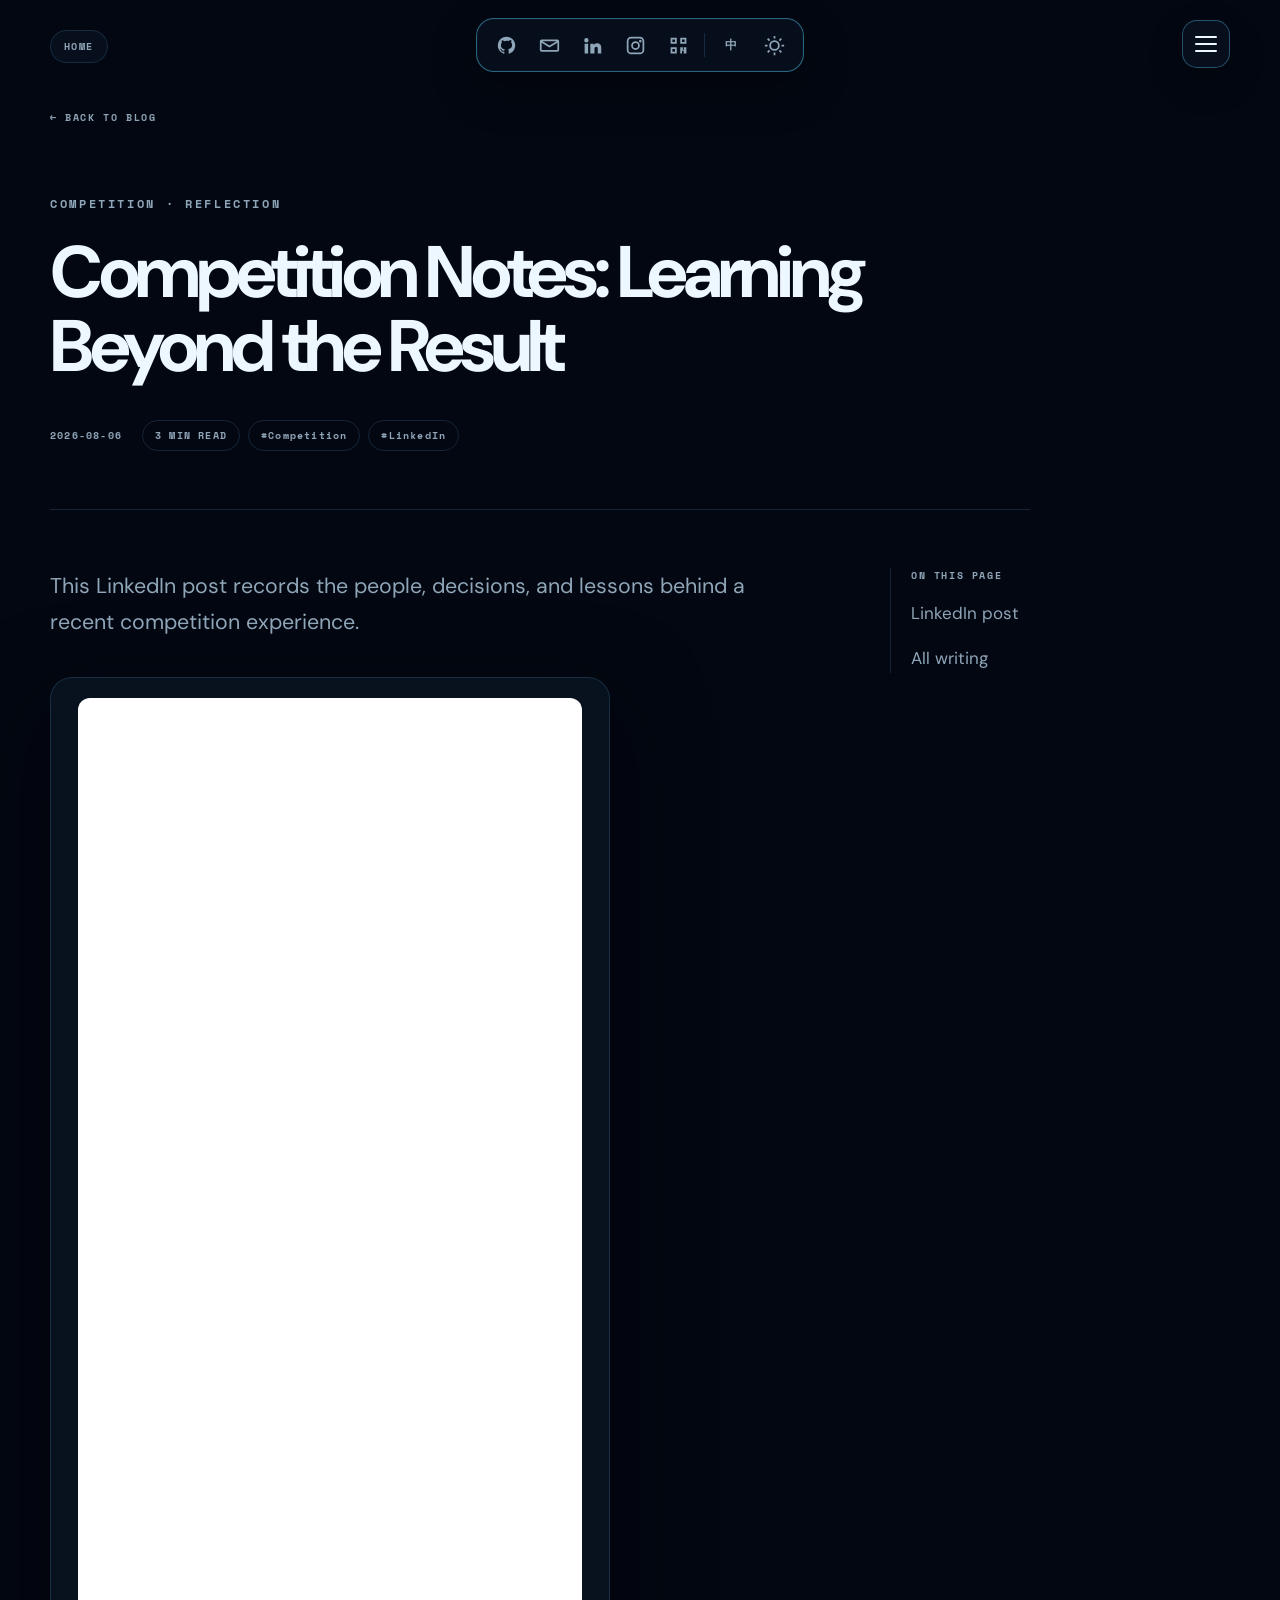
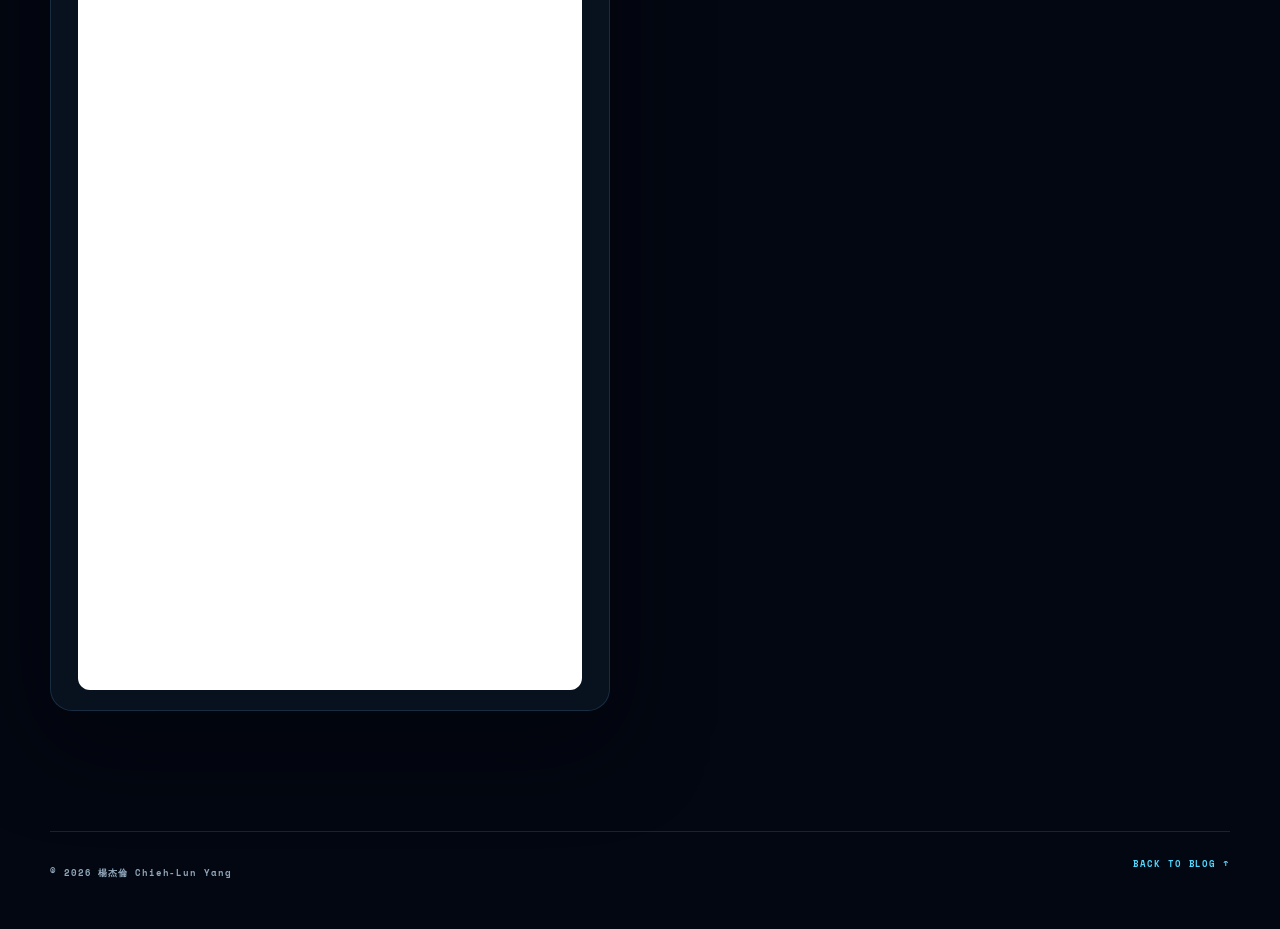
<file: blog-competition.html>
<!doctype html><html lang="en" data-theme="dark"><head><meta charset="UTF-8"><meta name="viewport" content="width=device-width,initial-scale=1"><meta name="description" content="Competition notes by Chieh-Lun Yang."><meta name="theme-color" content="#030711"><link rel="canonical" href="https://dreamerforjay.github.io/FY26-MS-Workshop/blog-competition.html"><meta property="og:type" content="article"><meta property="og:title" content="Competition Notes: Learning Beyond the Result"><meta property="og:description" content="The people, decisions, and lessons behind a competition experience."><meta property="og:url" content="https://dreamerforjay.github.io/FY26-MS-Workshop/blog-competition.html"><meta property="og:image" content="https://dreamerforjay.github.io/FY26-MS-Workshop/assets/profile/chieh-lun-yang.jpg"><meta name="twitter:card" content="summary_large_image"><title>Competition Notes | Chieh-Lun Yang</title><link rel="preconnect" href="https://fonts.googleapis.com"><link rel="preconnect" href="https://fonts.gstatic.com" crossorigin><link rel="stylesheet" href="css/style.css?v=20260821-1"><script type="application/ld+json">{"@context":"https://schema.org","@type":"BlogPosting","headline":"Competition Notes: Learning Beyond the Result","datePublished":"2026-08-06","author":{"@type":"Person","name":"Chieh-Lun Yang"},"url":"https://dreamerforjay.github.io/FY26-MS-Workshop/blog-competition.html"}</script></head>
<body class="blog-page article-page"><a class="page-home-link" href="index.html">HOME</a><button class="menu-toggle" type="button" aria-label="Open site menu" aria-controls="site-menu" aria-expanded="false"><span></span><span></span><span></span></button>
  <nav class="command-bar" aria-label="快速連結">
    <a class="icon-link" href="https://github.com/DreamerForJay" target="_blank" rel="noopener" aria-label="GitHub" data-tooltip="GitHub"><svg viewBox="0 0 24 24"><path d="M12 2a10 10 0 0 0-3.16 19.49c.5.09.68-.22.68-.48v-1.9c-2.78.6-3.37-1.18-3.37-1.18-.45-1.16-1.11-1.47-1.11-1.47-.91-.62.07-.61.07-.61 1 .07 1.53 1.03 1.53 1.03.9 1.53 2.35 1.09 2.92.83.09-.65.35-1.09.64-1.34-2.22-.25-4.55-1.11-4.55-4.94 0-1.09.39-1.98 1.03-2.68-.1-.25-.45-1.27.1-2.64 0 0 .84-.27 2.75 1.02A9.55 9.55 0 0 1 12 6.5c.85 0 1.71.11 2.51.34 1.91-1.29 2.75-1.02 2.75-1.02.55 1.37.2 2.39.1 2.64.64.7 1.03 1.59 1.03 2.68 0 3.84-2.34 4.68-4.57 4.93.36.31.68.92.68 1.85v3.09c0 .27.18.58.69.48A10 10 0 0 0 12 2Z"/></svg></a>
    <a class="icon-link" href="mailto:cl.yang04@gmail.com" aria-label="Email" data-tooltip="Email"><svg viewBox="0 0 24 24"><path d="M3 5h18a2 2 0 0 1 2 2v10a2 2 0 0 1-2 2H3a2 2 0 0 1-2-2V7a2 2 0 0 1 2-2Zm9 7 8-5H4l8 5Zm0 2.35L3 8.73V17h18V8.73l-9 5.62Z"/></svg></a>
    <a class="icon-link" href="https://www.linkedin.com/in/chieh-lun-yang/" target="_blank" rel="noopener" aria-label="LinkedIn" data-tooltip="LinkedIn"><svg viewBox="0 0 24 24"><path d="M4.98 3.5A2.5 2.5 0 1 1 5 8.5a2.5 2.5 0 0 1-.02-5ZM3 10h4v11H3V10Zm6.5 0h3.83v1.5h.05c.53-1.01 1.84-2.08 3.78-2.08C21.2 9.42 22 12.08 22 15.54V21h-4v-4.84c0-1.16-.02-2.65-1.72-2.65-1.72 0-1.98 1.26-1.98 2.56V21h-4.8V10Z"/></svg></a>
    <a class="icon-link" href="https://www.instagram.com/_jay_0919/" target="_blank" rel="noopener" aria-label="Instagram" data-tooltip="Instagram"><svg viewBox="0 0 24 24"><path d="M7 2h10a5 5 0 0 1 5 5v10a5 5 0 0 1-5 5H7a5 5 0 0 1-5-5V7a5 5 0 0 1 5-5Zm0 2a3 3 0 0 0-3 3v10a3 3 0 0 0 3 3h10a3 3 0 0 0 3-3V7a3 3 0 0 0-3-3H7Zm10.5 1.5A1.5 1.5 0 1 1 16 7a1.5 1.5 0 0 1 1.5-1.5ZM12 7a5 5 0 1 1 0 10 5 5 0 0 1 0-10Zm0 2a3 3 0 1 0 0 6 3 3 0 0 0 0-6Z"/></svg></a>
    <button class="icon-link" id="qr-toggle" type="button" aria-label="開啟 QR Code" data-tooltip="QR Code"><svg viewBox="0 0 24 24"><path d="M3 3h7v7H3V3Zm2 2v3h3V5H5Zm9-2h7v7h-7V3Zm2 2v3h3V5h-3ZM3 14h7v7H3v-7Zm2 2v3h3v-3H5Zm9-2h3v3h-3v-3Zm4 0h3v7h-3v-3h-2v3h-2v-4h4v-3Z"/></svg></button>
    <span class="nav-divider" aria-hidden="true"></span>
    <button class="text-control" id="lang-toggle" type="button" aria-label="切換語言">EN</button>
    <button class="icon-link" id="theme-toggle" type="button" aria-label="切換色彩主題" data-tooltip="切換主題"><svg class="sun-icon" viewBox="0 0 24 24"><path d="M11 1h2v3h-2V1Zm0 19h2v3h-2v-3ZM3.51 4.93l1.42-1.42 2.12 2.12-1.42 1.42-2.12-2.12Zm13.44 13.44 1.42-1.42 2.12 2.12-1.42 1.42-2.12-2.12ZM1 11h3v2H1v-2Zm19 0h3v2h-3v-2ZM3.51 19.07l2.12-2.12 1.42 1.42-2.12 2.12-1.42-1.42ZM16.95 5.63l2.12-2.12 1.42 1.42-2.12 2.12-1.42-1.42ZM12 6a6 6 0 1 1 0 12 6 6 0 0 1 0-12Zm0 2a4 4 0 1 0 0 8 4 4 0 0 0 0-8Z"/></svg></button>
  </nav>
<main class="article-main"><a class="back-link" href="blog.html">← BACK TO BLOG</a><header class="article-header"><p class="section-kicker">COMPETITION · REFLECTION</p><h1 data-blog-i18n="postTitle">Competition Notes: Learning Beyond the Result</h1><div class="article-meta"><time datetime="2026-08-06">2026-08-06</time><span>3 MIN READ</span><span>#Competition</span><span>#LinkedIn</span></div></header><div class="article-layout"><article class="article-body"><p class="article-lede" data-blog-i18n="articleIntro">This LinkedIn post records the people, decisions, and lessons behind a recent competition experience.</p><div class="linkedin-embed" id="post"><iframe src="https://www.linkedin.com/embed/feed/update/urn:li:ugcPost:7491066162143784960" height="1592" width="504" frameborder="0" allowfullscreen title="LinkedIn competition post"></iframe></div></article><aside class="article-toc"><span>ON THIS PAGE</span><a href="#post">LinkedIn post</a><a href="blog.html">All writing</a></aside></div></main>
<footer class="blog-footer"><p>© 2026 楊杰倫 Chieh-Lun Yang</p><a href="blog.html">BACK TO BLOG ↑</a></footer>
<dialog class="qr-dialog" id="qr-dialog" aria-labelledby="qr-title"><button class="dialog-close" type="button" aria-label="Close QR Code">×</button><p class="section-kicker">DINQ CARD</p><h2 id="qr-title">Scan to see every contact</h2><p>Scan with your phone camera, or open the link below.</p><a class="qr-image-link" href="https://dinq.me/clyang" target="_blank" rel="noopener"><img src="assets/clyang-qrcode-2026-08-12.png" width="420" height="420" loading="lazy" decoding="async" alt="dinq.me/clyang QR Code"></a><a class="qr-url" href="https://dinq.me/clyang" target="_blank" rel="noopener">dinq.me/clyang ↗</a></dialog>
<dialog class="site-menu" id="site-menu" aria-label="Site menu"><div class="site-menu-head"><strong>CHIEH-LUN YANG</strong><button class="menu-close" type="button" aria-label="Close menu">×</button></div><nav><a href="index.html"><span>00</span>Home</a><a href="index.html#about"><span>01</span>About</a><a href="index.html#experience"><span>02</span>Experience</a><a href="index.html#education"><span>03</span>Education</a><a href="index.html#projects"><span>04</span>Selected work</a><a href="index.html#avatar"><span>05</span>AI avatar</a><a href="blog.html" aria-current="page"><span>06</span>Blog</a><a href="index.html#contact"><span>07</span>Contact</a></nav></dialog><script src="js/navigation.js?v=20260821-1"></script><script src="js/blog.js?v=20260821-1"></script></body></html>
</file>
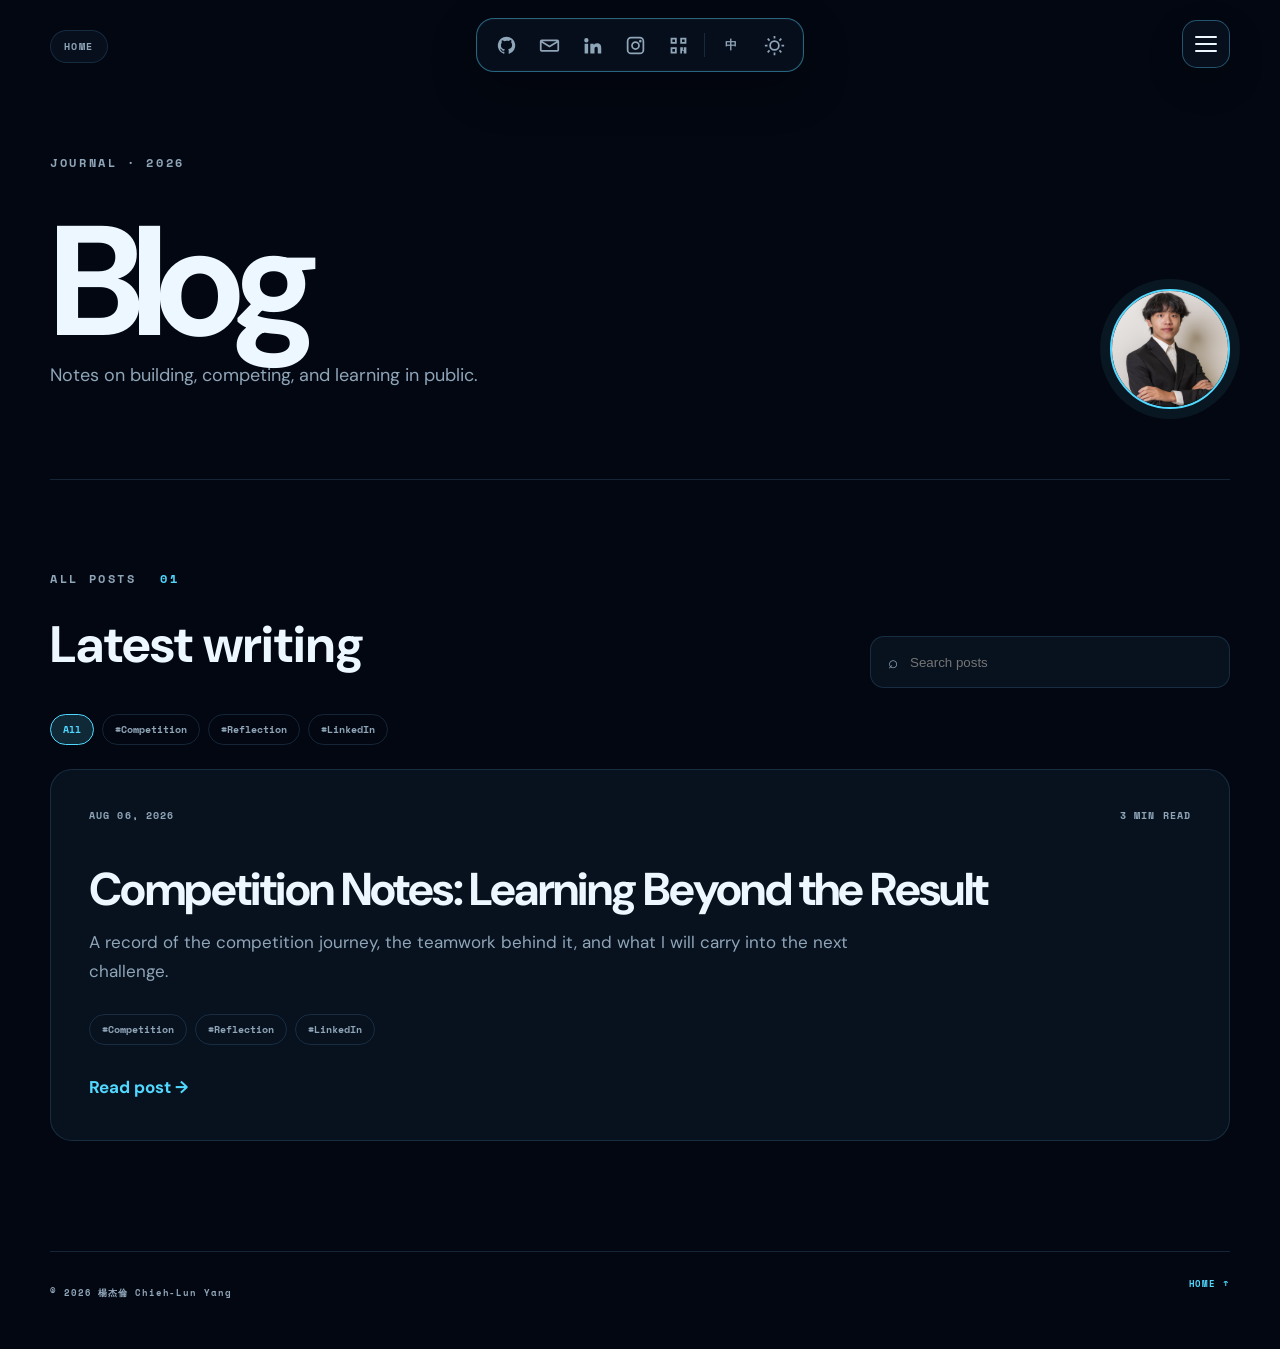
<file: blog.html>
<!doctype html>
<html lang="en" data-theme="dark">
<head>
  <meta charset="UTF-8"><meta name="viewport" content="width=device-width,initial-scale=1">
  <meta name="description" content="Notes on technology, competitions, projects, and learning by Chieh-Lun Yang.">
  <meta name="theme-color" content="#030711">
  <link rel="canonical" href="https://dreamerforjay.github.io/FY26-MS-Workshop/blog.html">
  <meta property="og:type" content="website"><meta property="og:title" content="Blog | Chieh-Lun Yang">
  <meta property="og:description" content="Notes on technology, competitions, projects, and learning by Chieh-Lun Yang.">
  <meta property="og:url" content="https://dreamerforjay.github.io/FY26-MS-Workshop/blog.html">
  <meta property="og:image" content="https://dreamerforjay.github.io/FY26-MS-Workshop/assets/profile/chieh-lun-yang.jpg">
  <meta name="twitter:card" content="summary_large_image"><title>Blog | Chieh-Lun Yang</title>
  <link rel="preconnect" href="https://fonts.googleapis.com"><link rel="preconnect" href="https://fonts.gstatic.com" crossorigin>
  <link rel="stylesheet" href="css/style.css?v=20260821-1">
</head>
<body class="blog-page"><a class="page-home-link" href="index.html">HOME</a>
  <a class="skip-link" href="#main">Skip to content</a>
  <button class="menu-toggle" type="button" aria-label="Open site menu" aria-controls="site-menu" aria-expanded="false"><span></span><span></span><span></span></button>
  <nav class="command-bar" aria-label="快速連結">
    <a class="icon-link" href="https://github.com/DreamerForJay" target="_blank" rel="noopener" aria-label="GitHub" data-tooltip="GitHub"><svg viewBox="0 0 24 24"><path d="M12 2a10 10 0 0 0-3.16 19.49c.5.09.68-.22.68-.48v-1.9c-2.78.6-3.37-1.18-3.37-1.18-.45-1.16-1.11-1.47-1.11-1.47-.91-.62.07-.61.07-.61 1 .07 1.53 1.03 1.53 1.03.9 1.53 2.35 1.09 2.92.83.09-.65.35-1.09.64-1.34-2.22-.25-4.55-1.11-4.55-4.94 0-1.09.39-1.98 1.03-2.68-.1-.25-.45-1.27.1-2.64 0 0 .84-.27 2.75 1.02A9.55 9.55 0 0 1 12 6.5c.85 0 1.71.11 2.51.34 1.91-1.29 2.75-1.02 2.75-1.02.55 1.37.2 2.39.1 2.64.64.7 1.03 1.59 1.03 2.68 0 3.84-2.34 4.68-4.57 4.93.36.31.68.92.68 1.85v3.09c0 .27.18.58.69.48A10 10 0 0 0 12 2Z"/></svg></a>
    <a class="icon-link" href="mailto:cl.yang04@gmail.com" aria-label="Email" data-tooltip="Email"><svg viewBox="0 0 24 24"><path d="M3 5h18a2 2 0 0 1 2 2v10a2 2 0 0 1-2 2H3a2 2 0 0 1-2-2V7a2 2 0 0 1 2-2Zm9 7 8-5H4l8 5Zm0 2.35L3 8.73V17h18V8.73l-9 5.62Z"/></svg></a>
    <a class="icon-link" href="https://www.linkedin.com/in/chieh-lun-yang/" target="_blank" rel="noopener" aria-label="LinkedIn" data-tooltip="LinkedIn"><svg viewBox="0 0 24 24"><path d="M4.98 3.5A2.5 2.5 0 1 1 5 8.5a2.5 2.5 0 0 1-.02-5ZM3 10h4v11H3V10Zm6.5 0h3.83v1.5h.05c.53-1.01 1.84-2.08 3.78-2.08C21.2 9.42 22 12.08 22 15.54V21h-4v-4.84c0-1.16-.02-2.65-1.72-2.65-1.72 0-1.98 1.26-1.98 2.56V21h-4.8V10Z"/></svg></a>
    <a class="icon-link" href="https://www.instagram.com/_jay_0919/" target="_blank" rel="noopener" aria-label="Instagram" data-tooltip="Instagram"><svg viewBox="0 0 24 24"><path d="M7 2h10a5 5 0 0 1 5 5v10a5 5 0 0 1-5 5H7a5 5 0 0 1-5-5V7a5 5 0 0 1 5-5Zm0 2a3 3 0 0 0-3 3v10a3 3 0 0 0 3 3h10a3 3 0 0 0 3-3V7a3 3 0 0 0-3-3H7Zm10.5 1.5A1.5 1.5 0 1 1 16 7a1.5 1.5 0 0 1 1.5-1.5ZM12 7a5 5 0 1 1 0 10 5 5 0 0 1 0-10Zm0 2a3 3 0 1 0 0 6 3 3 0 0 0 0-6Z"/></svg></a>
    <button class="icon-link" id="qr-toggle" type="button" aria-label="開啟 QR Code" data-tooltip="QR Code"><svg viewBox="0 0 24 24"><path d="M3 3h7v7H3V3Zm2 2v3h3V5H5Zm9-2h7v7h-7V3Zm2 2v3h3V5h-3ZM3 14h7v7H3v-7Zm2 2v3h3v-3H5Zm9-2h3v3h-3v-3Zm4 0h3v7h-3v-3h-2v3h-2v-4h4v-3Z"/></svg></button>
    <span class="nav-divider" aria-hidden="true"></span>
    <button class="text-control" id="lang-toggle" type="button" aria-label="切換語言">EN</button>
    <button class="icon-link" id="theme-toggle" type="button" aria-label="切換色彩主題" data-tooltip="切換主題"><svg class="sun-icon" viewBox="0 0 24 24"><path d="M11 1h2v3h-2V1Zm0 19h2v3h-2v-3ZM3.51 4.93l1.42-1.42 2.12 2.12-1.42 1.42-2.12-2.12Zm13.44 13.44 1.42-1.42 2.12 2.12-1.42 1.42-2.12-2.12ZM1 11h3v2H1v-2Zm19 0h3v2h-3v-2ZM3.51 19.07l2.12-2.12 1.42 1.42-2.12 2.12-1.42-1.42ZM16.95 5.63l2.12-2.12 1.42 1.42-2.12 2.12-1.42-1.42ZM12 6a6 6 0 1 1 0 12 6 6 0 0 1 0-12Zm0 2a4 4 0 1 0 0 8 4 4 0 0 0 0-8Z"/></svg></button>
  </nav>
  <main class="blog-main" id="main">
    <header class="blog-header"><div><p class="section-kicker">JOURNAL · 2026</p><h1>Blog</h1><p data-blog-i18n="subtitle">Notes on building, competing, and learning in public.</p></div><img src="assets/profile/chieh-lun-yang.jpg" alt="Chieh-Lun Yang" width="640" height="640" decoding="async" fetchpriority="high"></header>
    <section class="blog-feed" aria-labelledby="latest-post">
      <div class="blog-feed-head"><div><p class="section-kicker">ALL POSTS <span>01</span></p><h2 id="latest-post" data-blog-i18n="latest">Latest writing</h2></div><label class="blog-search"><span aria-hidden="true">⌕</span><input id="blog-search" type="search" placeholder="Search posts" data-blog-placeholder="search" aria-label="Search posts"></label></div>
      <div class="blog-filters" aria-label="Filter posts"><button class="active" type="button" data-filter="all">All</button><button type="button" data-filter="competition">#Competition</button><button type="button" data-filter="reflection">#Reflection</button><button type="button" data-filter="linkedin">#LinkedIn</button></div>
      <article class="blog-post-card" data-post data-tags="competition reflection linkedin" data-search="competition reflection linkedin contest journey 比賽 紀錄 心得">
        <div class="blog-post-meta"><time datetime="2026-08-06">AUG 06, 2026</time><span>3 MIN READ</span></div>
        <h3 data-blog-i18n="postTitle">Competition Notes: Learning Beyond the Result</h3>
        <p data-blog-i18n="postSummary">A record of the competition journey, the teamwork behind it, and what I will carry into the next challenge.</p>
        <div class="blog-tags"><span>#Competition</span><span>#Reflection</span><span>#LinkedIn</span></div>
        <a href="blog-competition.html" data-blog-i18n="readPost">Read post →</a>
      </article>
      <p class="blog-empty" hidden data-blog-i18n="empty">No posts match your search.</p>
    </section>
  </main><footer class="blog-footer"><p>© 2026 楊杰倫 Chieh-Lun Yang</p><a href="index.html">HOME ↑</a></footer>
  <dialog class="qr-dialog" id="qr-dialog" aria-labelledby="qr-title"><button class="dialog-close" type="button" aria-label="Close QR Code">×</button><p class="section-kicker">DINQ CARD</p><h2 id="qr-title">Scan to see every contact</h2><p>Scan with your phone camera, or open the link below.</p><a class="qr-image-link" href="https://dinq.me/clyang" target="_blank" rel="noopener"><img src="assets/clyang-qrcode-2026-08-12.png" width="420" height="420" loading="lazy" decoding="async" alt="dinq.me/clyang QR Code"></a><a class="qr-url" href="https://dinq.me/clyang" target="_blank" rel="noopener">dinq.me/clyang ↗</a></dialog>
  <dialog class="site-menu" id="site-menu" aria-label="Site menu"><div class="site-menu-head"><strong>CHIEH-LUN YANG</strong><button class="menu-close" type="button" aria-label="Close menu">×</button></div><nav><a href="index.html"><span>00</span>Home</a><a href="index.html#about"><span>01</span>About</a><a href="index.html#experience"><span>02</span>Experience</a><a href="index.html#education"><span>03</span>Education</a><a href="index.html#projects"><span>04</span>Selected work</a><a href="index.html#avatar"><span>05</span>AI avatar</a><a href="blog.html" aria-current="page"><span>06</span>Blog</a><a href="index.html#contact"><span>07</span>Contact</a></nav></dialog>
  <script src="js/navigation.js?v=20260821-1"></script><script src="js/blog.js?v=20260821-1"></script>
</body></html>
</file>
<file: css/style.css>
@import url('https://fonts.googleapis.com/css2?family=DM+Sans:wght@400;500;600;700&family=Noto+Sans+TC:wght@400;500;600;700;800&family=Space+Mono:wght@400;700&display=swap');

:root{--bg:#f4f2fb;--surface:#fff;--surface-2:#eeebf7;--text:#171226;--muted:#675f78;--line:rgba(50,37,77,.14);--accent:#6c42e8;--accent-2:#0e8fa4;--glow:rgba(108,66,232,.18);--shadow:0 26px 70px rgba(40,25,79,.12);color-scheme:light}
html[data-theme="dark"]{--bg:#090614;--surface:#141023;--surface-2:#1b1530;--text:#f2efff;--muted:#aaa2bf;--line:rgba(193,178,255,.16);--accent:#a983ff;--accent-2:#5de1e6;--glow:rgba(131,91,255,.24);--shadow:0 26px 80px rgba(0,0,0,.38);color-scheme:dark}
*{box-sizing:border-box}
html{scroll-behavior:smooth;scroll-padding-top:105px}
body{margin:0;background:var(--bg);color:var(--text);font-family:"DM Sans","Noto Sans TC",sans-serif;line-height:1.7;overflow-x:hidden;transition:background .35s,color .35s}
button,a{font:inherit}a{color:inherit}svg{width:24px;height:24px;fill:currentColor}.skip-link{position:fixed;left:1rem;top:-5rem;z-index:1000;background:var(--accent);color:#fff;padding:.7rem 1rem;border-radius:.6rem}.skip-link:focus{top:1rem}
.ambient{position:fixed;z-index:-1;border-radius:50%;filter:blur(120px);opacity:.34;pointer-events:none}.ambient-one{width:560px;height:560px;left:-250px;top:90px;background:#6d35e9}.ambient-two{width:520px;height:520px;right:-220px;top:680px;background:#0c8d9a}
.command-bar{position:sticky;top:18px;z-index:30;width:max-content;max-width:calc(100% - 24px);margin:18px auto 0;padding:9px 12px;display:flex;align-items:center;gap:5px;border:1px solid var(--line);border-radius:22px;background:color-mix(in srgb,var(--surface) 78%,transparent);box-shadow:0 14px 40px rgba(0,0,0,.18);backdrop-filter:blur(20px)}
.icon-link,.text-control{position:relative;width:44px;height:44px;border:0;border-radius:14px;display:grid;place-items:center;color:var(--muted);background:transparent;cursor:pointer;transition:transform .2s,color .2s,background .2s,box-shadow .2s;text-decoration:none}.icon-link:hover,.text-control:hover,.icon-link:focus-visible,.text-control:focus-visible{outline:0;color:var(--text);background:var(--surface-2);transform:translateY(-2px);box-shadow:0 8px 25px var(--glow)}.icon-link[data-tooltip]::after{content:attr(data-tooltip);position:absolute;top:calc(100% + 10px);left:50%;transform:translate(-50%,-5px);padding:4px 8px;background:var(--text);color:var(--bg);font:500 11px "Space Mono",monospace;border-radius:5px;opacity:0;visibility:hidden;transition:.2s;white-space:nowrap}.icon-link:hover::after{opacity:1;visibility:visible;transform:translate(-50%,0)}.text-control{font:700 13px "Space Mono",monospace}.nav-divider{height:26px;width:1px;background:var(--line);margin:0 5px}
.hero,main,.footer{width:min(1240px,calc(100% - 48px));margin-inline:auto}.hero{min-height:690px;display:grid;grid-template-columns:1.15fr .85fr;gap:80px;align-items:center;padding:90px 0 80px}.eyebrow,.section-kicker{font:700 12px "Space Mono",monospace;letter-spacing:.22em;text-transform:uppercase;color:var(--muted)}.eyebrow{display:flex;align-items:center;gap:9px}.status-dot{width:8px;height:8px;border-radius:50%;background:#5de1a7;box-shadow:0 0 0 6px rgba(93,225,167,.1),0 0 18px #5de1a7;animation:pulse 2s infinite}.hero h1{font-size:clamp(64px,8.5vw,122px);letter-spacing:-.065em;line-height:.88;margin:30px 0;color:var(--text)}.hero h1 small{display:block;margin:24px 0 0;font:700 clamp(14px,1.6vw,21px) "Space Mono",monospace;letter-spacing:.32em;color:var(--accent)}.hero h2{max-width:770px;font-size:clamp(26px,3.4vw,46px);line-height:1.28;letter-spacing:-.035em;margin:0 0 24px}.hero-intro{max-width:690px;color:var(--muted);font-size:18px}.hero-actions{display:flex;gap:12px;flex-wrap:wrap;margin-top:38px}.button{padding:13px 20px;border-radius:99px;text-decoration:none;font-weight:700;border:1px solid var(--line);transition:.25s}.button:hover{transform:translateY(-3px);box-shadow:0 13px 30px var(--glow)}.button.primary{background:var(--accent);color:#fff;border-color:transparent}.button.ghost{background:var(--surface)}
.signal-card{height:440px;position:relative;border:1px solid var(--line);border-radius:42px;background:linear-gradient(145deg,color-mix(in srgb,var(--surface) 92%,transparent),color-mix(in srgb,var(--accent) 8%,var(--surface)));overflow:hidden;box-shadow:var(--shadow);display:grid;place-items:center}.signal-grid{position:absolute;inset:0;background-image:linear-gradient(var(--line) 1px,transparent 1px),linear-gradient(90deg,var(--line) 1px,transparent 1px);background-size:34px 34px;mask-image:linear-gradient(to bottom,black,transparent)}.monogram{z-index:2;font:700 84px "Space Mono",monospace;letter-spacing:-.14em;background:linear-gradient(135deg,var(--accent-2),var(--accent));-webkit-background-clip:text;color:transparent;filter:drop-shadow(0 0 30px var(--glow))}.signal-card p{position:absolute;bottom:24px;left:28px;font:700 10px/1.8 "Space Mono",monospace;letter-spacing:.18em;color:var(--muted)}.orbit{position:absolute;border:1px solid var(--accent);border-radius:50%;opacity:.35}.orbit-a{width:250px;height:250px;animation:orbit 14s linear infinite}.orbit-b{width:330px;height:140px;transform:rotate(32deg);animation:orbitB 11s linear infinite}
.section{padding:110px 0;border-top:1px solid var(--line)}.section-kicker{margin:0 0 50px}.section-kicker span{color:var(--accent);margin-left:14px}.intro-grid{display:grid;grid-template-columns:1fr 1fr;gap:110px;align-items:end}.intro-grid h2,.split-section h2,.perxona-heading h2{font-size:clamp(30px,4vw,54px);line-height:1.2;letter-spacing:-.04em;margin:0}.intro-grid>p{font-size:20px;color:var(--muted);margin:0}
.experience-list{display:flex;flex-direction:column}.experience-card{display:grid;grid-template-columns:96px 1fr;gap:26px;padding:38px 30px;border-top:1px solid var(--line);transition:background .25s,transform .25s,border-color .25s}.experience-card:first-child{border-top:0}.experience-card:hover{background:linear-gradient(90deg,var(--glow),transparent);transform:translateX(7px);border-color:var(--accent)}.experience-card.featured{border:1px solid var(--line);border-radius:28px;background:linear-gradient(100deg,var(--glow),color-mix(in srgb,var(--surface) 94%,transparent));margin-bottom:18px;box-shadow:var(--shadow)}.brand-logo{width:78px;height:78px;border:1px solid var(--line);border-radius:22px;display:grid;place-items:center;background:#100b21;box-shadow:0 12px 25px rgba(0,0,0,.2);font-weight:800}.brand-logo span{font-size:23px}.brand-tmy{color:#b593ff}.brand-honhai{background:#fff;color:#ef3847}.brand-honhai span{font-size:36px;font-family:"Space Mono"}.brand-104{background:#fff;color:#ed8c1a}.brand-tpv{background:#075589;color:#fff}.brand-glows{background:#111;color:#b756ff}.role-line{display:flex;justify-content:space-between;gap:24px}.role-line h3{font-size:28px;line-height:1.25;margin:0 0 7px}.role-line h4{font-size:19px;color:var(--accent);margin:0}.role-line time{white-space:nowrap;color:var(--muted);font:400 12px "Space Mono",monospace;letter-spacing:.13em}.meta{color:var(--muted);margin:12px 0 17px}.experience-copy ul{margin:0;padding-left:20px;color:var(--muted)}.experience-copy li{margin:7px 0}.experience-copy li::marker{color:var(--accent)}
.split-section{display:grid;grid-template-columns:1fr 1fr;gap:90px}.split-section>div{padding:38px;border:1px solid var(--line);border-radius:28px;background:color-mix(in srgb,var(--surface) 75%,transparent);transition:.25s}.split-section>div:hover{transform:translateY(-6px);box-shadow:var(--shadow);border-color:color-mix(in srgb,var(--accent) 60%,var(--line))}.split-section .section-kicker{margin-bottom:25px}.split-section p:not(.section-kicker){color:var(--muted)}.split-section .accent{color:var(--accent)!important;font-weight:700}.skill-cloud{display:flex;gap:9px;flex-wrap:wrap}.skill-cloud span,.project-card div span{padding:7px 12px;border-radius:99px;border:1px solid var(--line);background:var(--surface-2);color:var(--muted);font-size:13px;transition:.2s}.skill-cloud span:hover{color:var(--text);border-color:var(--accent);transform:translateY(-2px)}
.project-grid{display:grid;grid-template-columns:repeat(3,1fr);gap:18px}.project-card{min-height:330px;padding:30px;border:1px solid var(--line);border-radius:26px;background:var(--surface);display:flex;flex-direction:column;transition:.3s}.project-card:hover{transform:translateY(-9px) rotate(-.4deg);box-shadow:var(--shadow);border-color:var(--accent)}.project-card:nth-child(2):hover{transform:translateY(-9px) rotate(.4deg)}.project-no{font:700 12px "Space Mono",monospace;color:var(--accent)}.project-card h3{font-size:28px;margin:28px 0 12px}.project-card p{color:var(--muted);margin:0 0 auto}.project-card div{display:flex;flex-wrap:wrap;gap:7px;margin-top:24px}
.perxona-heading{display:flex;align-items:end;justify-content:space-between;gap:40px;margin-bottom:35px}.perxona-heading .section-kicker{margin-bottom:20px}.perxona-heading>p{max-width:410px;color:var(--muted)}.perxona-stage{height:640px;border:1px solid var(--line);border-radius:32px;overflow:hidden;background:var(--surface);box-shadow:var(--shadow)}.perxona-stage sv-agent{display:block;width:100%;height:640px}
.footer{padding:80px 0 24px}.social-links{display:flex;justify-content:center;gap:12px;flex-wrap:wrap;padding-bottom:70px}.social-links a,.social-links button{border:1px solid var(--line);border-radius:99px;padding:14px 22px;background:var(--surface);text-decoration:none;color:var(--text);font-weight:700;cursor:pointer;transition:.25s}.social-links a:hover,.social-links button:hover{background:var(--accent);color:#fff;border-color:transparent;transform:translateY(-4px);box-shadow:0 12px 30px var(--glow)}.footer-bottom{border-top:1px solid var(--line);padding-top:22px;display:flex;justify-content:space-between;color:var(--muted);font:400 11px "Space Mono",monospace;letter-spacing:.13em}
.qr-dialog{width:min(520px,calc(100% - 28px));padding:45px;border:1px solid var(--line);border-radius:34px;background:var(--surface);color:var(--text);text-align:center;box-shadow:0 35px 110px rgba(0,0,0,.65)}.qr-dialog::backdrop{background:rgba(5,2,14,.78);backdrop-filter:blur(9px)}.qr-dialog[open]{animation:dialogIn .25s ease}.qr-dialog .section-kicker{margin:0 0 15px}.qr-dialog h2{font-size:30px;margin:0 0 7px}.qr-dialog>p:not(.section-kicker){color:var(--muted);margin:0 0 26px}.dialog-close{position:absolute;right:18px;top:14px;border:0;background:transparent;color:var(--muted);font-size:36px;line-height:1;cursor:pointer;transition:.2s}.dialog-close:hover{color:var(--text);transform:rotate(90deg)}.qr-image-link{display:block;margin:auto;background:#fff;padding:25px;border-radius:25px;width:min(330px,100%)}.qr-image-link img{display:block;width:100%;aspect-ratio:1;image-rendering:pixelated}.qr-url{display:inline-block;margin-top:25px;color:var(--accent);font-weight:800;text-decoration:none;font-size:20px}.reveal{opacity:0;transform:translateY(24px);transition:opacity .7s,transform .7s}.reveal.visible{opacity:1;transform:none}
@keyframes pulse{50%{opacity:.55;transform:scale(.85)}}@keyframes orbit{to{transform:rotate(360deg)}}@keyframes orbitB{to{transform:rotate(392deg)}}@keyframes dialogIn{from{opacity:0;transform:translateY(15px) scale(.97)}}
@media(max-width:900px){.hero{grid-template-columns:1fr;min-height:auto;padding-top:85px;gap:40px}.signal-card{height:320px}.intro-grid,.split-section{grid-template-columns:1fr;gap:32px}.project-grid{grid-template-columns:1fr}.perxona-heading{display:block}.perxona-heading>p{margin-top:16px}.role-line{display:block}.role-line time{display:block;margin-top:12px}}
@media(max-width:620px){.command-bar{top:8px;margin-top:8px;padding:6px 7px}.icon-link,.text-control{width:38px;height:38px;border-radius:11px}.nav-divider{margin:0 1px}.hero,main,.footer{width:min(100% - 28px,1240px)}.hero{padding:68px 0}.hero h1{font-size:55px}.hero h1 small{font-size:12px;letter-spacing:.2em}.hero h2{font-size:27px}.hero-intro{font-size:16px}.signal-card{height:280px;border-radius:28px}.section{padding:75px 0}.section-kicker{margin-bottom:34px}.intro-grid>p{font-size:17px}.experience-card,.experience-card.featured{grid-template-columns:1fr;padding:25px 18px;border-radius:23px}.brand-logo{width:62px;height:62px;border-radius:17px}.role-line h3{font-size:22px}.role-line h4{font-size:17px}.experience-card:hover{transform:translateY(-4px)}.split-section>div{padding:25px}.project-card{min-height:290px}.perxona-stage,.perxona-stage sv-agent{height:520px}.qr-dialog{padding:38px 22px 28px}.qr-dialog h2{font-size:25px}.qr-image-link{padding:18px}.footer-bottom{display:block;text-align:center}.footer-bottom p:last-child{margin-top:8px}.social-links{padding-bottom:50px}}
@media(prefers-reduced-motion:reduce){*,*::before,*::after{scroll-behavior:auto!important;animation:none!important;transition-duration:.01ms!important}.reveal{opacity:1;transform:none}}

/* V2: original signal-field art direction and editorial work layout */
html[data-theme="dark"]{--bg:#031015;--surface:#071c22;--surface-2:#0b2730;--text:#eafcf8;--muted:#8daaa8;--line:rgba(105,225,205,.16);--accent:#35e4bf;--accent-2:#ff9b54;--glow:rgba(53,228,191,.16);--shadow:0 28px 85px rgba(0,8,12,.5)}
:root{--bg:#edf6f4;--surface:#fbfffe;--surface-2:#dfeeed;--text:#092126;--muted:#577174;--line:rgba(6,73,78,.15);--accent:#087d70;--accent-2:#cf641d;--glow:rgba(8,125,112,.14);--shadow:0 28px 80px rgba(10,62,65,.12)}
body{background-color:var(--bg);background-image:radial-gradient(circle at 12% 10%,color-mix(in srgb,var(--accent) 13%,transparent),transparent 28%),radial-gradient(circle at 86% 38%,color-mix(in srgb,var(--accent-2) 10%,transparent),transparent 24%),linear-gradient(color-mix(in srgb,var(--line) 35%,transparent) 1px,transparent 1px),linear-gradient(90deg,color-mix(in srgb,var(--line) 35%,transparent) 1px,transparent 1px);background-size:auto,auto,70px 70px,70px 70px;background-attachment:fixed}
.ambient{border-radius:0;filter:none;opacity:.7;background:transparent!important}.ambient-one{width:480px;height:480px;left:-170px;top:180px;border:1px solid var(--line);transform:rotate(34deg)}.ambient-one::before,.ambient-one::after{content:"";position:absolute;inset:55px;border:1px solid var(--line)}.ambient-one::after{inset:115px}.ambient-two{width:420px;height:420px;right:-160px;top:970px;border:1px dashed color-mix(in srgb,var(--accent-2) 45%,transparent);transform:rotate(45deg)}
.command-bar{border-radius:16px;background:color-mix(in srgb,var(--surface) 86%,transparent)}
.signal-card{background:linear-gradient(145deg,color-mix(in srgb,var(--surface) 96%,transparent),color-mix(in srgb,var(--accent) 9%,var(--surface)));border-radius:24px}.signal-grid{background-image:linear-gradient(color-mix(in srgb,var(--accent) 16%,transparent) 1px,transparent 1px),linear-gradient(90deg,color-mix(in srgb,var(--accent) 16%,transparent) 1px,transparent 1px);background-size:26px 26px}.monogram{background:linear-gradient(135deg,var(--accent),var(--accent-2));-webkit-background-clip:text}.orbit{border-color:var(--accent-2)}
.section-heading-row{display:grid;grid-template-columns:1.2fr .8fr;gap:80px;align-items:end;margin-bottom:42px}.section-heading-row .section-kicker{margin-bottom:18px}.section-heading-row h2{font-size:clamp(32px,4.2vw,58px);line-height:1.12;letter-spacing:-.045em;margin:0;max-width:790px}.section-heading-row>p{color:var(--muted);font-size:18px;margin:0 0 7px}
.work-grid{display:grid;grid-template-columns:1.15fr .85fr;gap:18px}.work-card{position:relative;min-width:0;border:1px solid var(--line);border-radius:24px;background:color-mix(in srgb,var(--surface) 93%,transparent);overflow:hidden;color:var(--text);text-decoration:none;box-shadow:0 1px 0 rgba(255,255,255,.03);transition:transform .35s cubic-bezier(.2,.8,.2,1),border-color .25s,box-shadow .35s}.work-card:hover{transform:translateY(-7px);border-color:color-mix(in srgb,var(--accent) 70%,var(--line));box-shadow:0 24px 70px var(--glow)}.work-card:focus-visible{outline:2px solid var(--accent);outline-offset:4px}.work-featured{grid-row:span 2;display:flex;flex-direction:column}.work-content{padding:27px;display:flex;flex-direction:column}.work-featured .work-content{flex:1}.work-meta{display:flex;justify-content:space-between;gap:20px;color:var(--accent);font:700 10px "Space Mono",monospace;letter-spacing:.12em}.work-card h3{font-size:clamp(27px,3vw,42px);line-height:1.12;margin:18px 0 13px;letter-spacing:-.035em}.work-card p{color:var(--muted);margin:0 0 24px}.tag-row{display:flex;gap:7px;flex-wrap:wrap;margin-top:auto}.tag-row span{padding:6px 10px;border:1px solid var(--line);border-radius:99px;background:var(--surface-2);color:var(--muted);font-size:11px}.work-visual{position:relative;min-height:360px;overflow:hidden}.kinsun-visual{display:flex;align-items:center;padding:35px;background:linear-gradient(145deg,#0b302c,#09201f 60%,#112d27)}.kinsun-visual::before{content:"";position:absolute;width:320px;height:320px;right:-70px;top:-80px;border-radius:50%;border:1px solid rgba(173,235,186,.2);box-shadow:0 0 0 45px rgba(173,235,186,.025),0 0 0 90px rgba(173,235,186,.018)}.visual-label{position:absolute;top:25px;left:27px;color:#9fc5ae;font:700 9px "Space Mono",monospace;letter-spacing:.15em}.kinsun-mark{position:relative;z-index:2;color:#f3f7e9;font-size:clamp(58px,8vw,105px);font-weight:700;letter-spacing:-.08em}.kinsun-mark span{color:#e39b5d}.wave-lines{position:absolute;right:25px;bottom:35px;display:flex;align-items:center;gap:7px}.wave-lines i{display:block;width:4px;height:25px;border-radius:8px;background:#71d2a0;animation:wave 1.4s ease-in-out infinite}.wave-lines i:nth-child(2){height:48px;animation-delay:.12s}.wave-lines i:nth-child(3){height:72px;animation-delay:.24s}.wave-lines i:nth-child(4){height:40px;animation-delay:.36s}.wave-lines i:nth-child(5){height:18px;animation-delay:.48s}
.video-card{display:grid;grid-template-columns:190px 1fr}.video-thumb{position:relative;min-height:285px;background:#020a0c;overflow:hidden}.video-thumb img{width:100%;height:100%;object-fit:cover;filter:saturate(.88) contrast(1.04);transition:transform .5s,filter .5s}.video-card:hover img{transform:scale(1.055);filter:saturate(1.05) contrast(1.05)}.play-button{position:absolute;left:50%;top:50%;translate:-50% -50%;width:54px;height:54px;border-radius:50%;display:grid;place-items:center;padding-left:3px;background:rgba(255,255,255,.92);color:#091719;box-shadow:0 12px 30px rgba(0,0,0,.35);transition:.25s}.video-card:hover .play-button{background:var(--accent);transform:scale(1.08)}.platform-badge{position:absolute;left:12px;top:12px;padding:5px 9px;border-radius:7px;background:rgba(3,16,21,.82);color:#fff;font:700 9px "Space Mono",monospace;letter-spacing:.08em;backdrop-filter:blur(8px)}
.award-card{grid-column:1/-1;min-height:245px;display:grid;grid-template-columns:180px 1fr}.award-orbit{margin:auto;width:130px;height:130px;border-radius:50%;border:1px solid var(--accent-2);display:grid;place-content:center;text-align:center;box-shadow:0 0 0 15px color-mix(in srgb,var(--accent-2) 5%,transparent),0 0 0 31px color-mix(in srgb,var(--accent-2) 3%,transparent);color:var(--accent-2)}.award-orbit span{font:700 30px "Space Mono",monospace}.award-orbit small{font:700 8px "Space Mono",monospace;letter-spacing:.18em}
@keyframes wave{50%{transform:scaleY(.55);opacity:.6}}
@media(max-width:1000px){.work-grid{grid-template-columns:1fr}.work-featured{grid-row:auto}.award-card{grid-column:auto}.video-card{grid-template-columns:240px 1fr}}
@media(max-width:720px){body{background-size:auto,auto,45px 45px,45px 45px}.section-heading-row{grid-template-columns:1fr;gap:18px}.section-heading-row>p{font-size:16px}.work-visual{min-height:260px}.video-card,.award-card{grid-template-columns:1fr}.video-thumb{min-height:220px}.award-orbit{margin:38px auto 16px}.work-content{padding:22px}.work-card h3{font-size:28px}}

/* V3: midnight telemetry theme, alignment fixes, real logos, education timeline */
html[data-theme="dark"]{--bg:#030711;--surface:#08111e;--surface-2:#0d1a2a;--text:#edf7ff;--muted:#8fa5b8;--line:rgba(104,190,255,.16);--accent:#51d8ff;--accent-2:#ffb35c;--glow:rgba(81,216,255,.16);--shadow:0 30px 90px rgba(0,3,10,.58)}
:root{--bg:#eff7fb;--surface:#fbfdff;--surface-2:#e4f0f7;--text:#091824;--muted:#5a7080;--line:rgba(20,94,139,.16);--accent:#087fa7;--accent-2:#c26c19;--glow:rgba(8,127,167,.13);--shadow:0 28px 80px rgba(18,63,91,.13)}
body{background-color:var(--bg);background-image:radial-gradient(ellipse at 12% 5%,color-mix(in srgb,var(--accent) 11%,transparent),transparent 34%),radial-gradient(ellipse at 88% 45%,color-mix(in srgb,var(--accent-2) 7%,transparent),transparent 31%),radial-gradient(circle,color-mix(in srgb,var(--accent) 17%,transparent) 1px,transparent 1.3px);background-size:auto,auto,24px 24px;background-attachment:fixed}
.ambient{display:none}
.command-bar{border:1px solid color-mix(in srgb,var(--accent) 22%,var(--line));box-shadow:0 15px 45px rgba(0,5,14,.36),inset 0 1px rgba(255,255,255,.025)}
.hero{grid-template-columns:minmax(0,1.15fr) minmax(390px,.85fr);gap:clamp(48px,6vw,92px)}
.hero-actions{align-items:stretch}
.hero-actions .button{min-width:164px;height:56px;padding:0 22px;display:inline-flex;align-items:center;justify-content:center;gap:8px;white-space:nowrap}
.signal-card{isolation:isolate;border-color:color-mix(in srgb,var(--accent) 28%,var(--line));background:linear-gradient(145deg,rgba(8,24,39,.96),rgba(4,13,25,.97));box-shadow:inset 0 1px rgba(255,255,255,.04),0 28px 90px rgba(0,3,10,.55)}
.signal-card::after{content:"";position:absolute;inset:0;background:linear-gradient(120deg,transparent 20%,rgba(81,216,255,.055) 50%,transparent 80%);translate:-100% 0;animation:scan-card 7s ease-in-out infinite;z-index:-1}
.signal-grid{background-image:linear-gradient(rgba(81,216,255,.095) 1px,transparent 1px),linear-gradient(90deg,rgba(81,216,255,.095) 1px,transparent 1px);background-size:34px 34px;mask-image:radial-gradient(circle at center,black 20%,transparent 78%)}
.monogram{z-index:3;display:grid;place-items:center;font:800 84px/1 "DM Sans","Noto Sans TC",sans-serif;letter-spacing:0;min-width:150px;text-align:center;background:linear-gradient(125deg,var(--accent),#7f9cff 54%,var(--accent-2));-webkit-background-clip:text;background-clip:text;color:transparent;filter:drop-shadow(0 0 26px rgba(81,216,255,.2))}
.orbit{z-index:2;border-color:color-mix(in srgb,var(--accent) 55%,transparent)}.orbit-b{border-color:color-mix(in srgb,var(--accent-2) 55%,transparent)}
.brand-logo{overflow:hidden;background:#fff!important;border-radius:18px;padding:0}.brand-logo img{display:block;width:100%;height:100%;object-fit:cover}.brand-tmy img,.brand-glows img{object-fit:cover}.brand-honhai img,.brand-104 img{object-fit:contain;background:#fff;padding:5px}.brand-tpv img{object-fit:cover}
.education-community{position:relative}.education-heading{display:grid;grid-template-columns:1.2fr .8fr;gap:80px;align-items:end;margin-bottom:60px}.education-heading .section-kicker{margin-bottom:18px}.education-heading h2{font-size:clamp(31px,4vw,54px);line-height:1.15;letter-spacing:-.04em;margin:0;max-width:760px}.education-heading>p{color:var(--muted);font-size:18px;margin:0}
.community-list{position:relative}.community-list::before{content:"";position:absolute;left:44px;top:42px;bottom:42px;width:1px;background:linear-gradient(var(--accent),color-mix(in srgb,var(--accent) 20%,transparent))}
.community-row{position:relative;display:grid;grid-template-columns:90px minmax(0,1fr) auto;gap:28px;align-items:start;padding:30px 18px;border-top:1px solid var(--line);transition:background .25s,transform .25s}.community-row:first-child{border-top:0}.community-row:hover{background:linear-gradient(90deg,color-mix(in srgb,var(--accent) 8%,transparent),transparent);transform:translateX(5px)}
.community-badge{position:relative;z-index:1;width:58px;height:58px;margin-left:15px;border:1px solid color-mix(in srgb,var(--accent) 35%,var(--line));border-radius:17px;background:var(--surface);display:grid;place-items:center;color:var(--accent);font-weight:800;font-size:14px;box-shadow:0 10px 30px rgba(0,0,0,.2)}
.community-badge::before{content:"";position:absolute;left:-23px;top:27px;width:8px;height:8px;border-radius:50%;background:var(--accent);box-shadow:0 0 0 5px color-mix(in srgb,var(--accent) 12%,transparent),0 0 18px var(--accent)}
.community-copy h3{font-size:25px;line-height:1.3;margin:0 0 5px}.community-copy h4{font-size:17px;color:var(--accent);margin:0 0 7px}.community-copy p{color:var(--muted);margin:0}.community-row time{padding-top:7px;white-space:nowrap;color:var(--muted);font:400 11px "Space Mono",monospace;letter-spacing:.12em}
.education-row{border:1px solid color-mix(in srgb,var(--accent) 25%,var(--line))!important;border-radius:24px;background:linear-gradient(100deg,color-mix(in srgb,var(--accent) 8%,var(--surface)),var(--surface));margin-bottom:12px}.education-row .community-badge{background:linear-gradient(145deg,var(--surface-2),var(--surface))!important}
.capabilities-bar{margin-top:55px;padding-top:45px;border-top:1px solid var(--line)}.capabilities-bar .section-kicker{margin-bottom:23px}
@keyframes scan-card{0%,25%{translate:-110% 0}65%,100%{translate:110% 0}}
@media(max-width:900px){.hero{grid-template-columns:1fr}.education-heading{grid-template-columns:1fr;gap:20px}.community-row{grid-template-columns:78px 1fr}.community-row time{grid-column:2;padding-top:0}.community-list::before{left:36px}.community-badge{margin-left:7px}.community-badge::before{left:-17px}}
@media(max-width:620px){.hero-actions{display:grid;grid-template-columns:1fr 1fr;width:100%}.hero-actions .button{min-width:0;width:100%;height:52px;padding-inline:12px}.monogram{font-size:70px;min-width:130px}.community-row{grid-template-columns:58px 1fr;gap:15px;padding:24px 4px}.community-list::before{left:28px}.community-badge{width:48px;height:48px;margin-left:4px;border-radius:14px;font-size:11px}.community-badge::before{left:-10px;top:21px}.community-copy h3{font-size:20px}.community-copy h4{font-size:15px}.community-row time{font-size:9px;letter-spacing:.08em}.education-row{padding-inline:12px}.brand-logo{border-radius:14px}}

/* Align community timeline rail with marker centers at every breakpoint */
.community-list::before{left:14px}
@media(max-width:900px){.community-list::before{left:12px}}
@media(max-width:620px){.community-list::before{left:2px}}

/* V4: professional navigation, linked organizations, simplified community list */
.site-directory{padding:30px 0 74px;border-top:1px solid var(--line)}.directory-label{display:flex;align-items:baseline;justify-content:space-between;gap:24px;margin-bottom:20px}.directory-label span{font:700 11px "Space Mono",monospace;letter-spacing:.18em;color:var(--accent)}.directory-label h2{font-size:18px;margin:0;letter-spacing:-.015em}
.directory-grid{display:grid;grid-template-columns:repeat(3,1fr);border:1px solid var(--line);border-radius:20px;overflow:hidden;background:color-mix(in srgb,var(--surface) 88%,transparent)}.directory-grid a{min-height:108px;padding:21px 23px;display:grid;grid-template-columns:auto 1fr;grid-template-rows:auto auto;column-gap:16px;align-content:center;text-decoration:none;border-right:1px solid var(--line);border-bottom:1px solid var(--line);transition:background .22s,color .22s,transform .22s}.directory-grid a:nth-child(3n){border-right:0}.directory-grid a:nth-child(n+4){border-bottom:0}.directory-grid a:hover,.directory-grid a:focus-visible{background:color-mix(in srgb,var(--accent) 10%,var(--surface));outline:0}.directory-grid a span{grid-row:1/3;color:var(--accent);font:700 10px "Space Mono",monospace}.directory-grid strong{font-size:17px}.directory-grid small{color:var(--muted);font-size:12px}
.company-link{color:inherit;text-decoration:none;transition:color .2s}.company-link:hover,.company-link:focus-visible{color:var(--accent);outline:0}.brand-logo{transition:transform .22s,border-color .22s,box-shadow .22s}.brand-logo:hover,.brand-logo:focus-visible{transform:translateY(-4px);border-color:var(--accent);box-shadow:0 14px 35px var(--glow);outline:0}
.section-label-row{display:flex;align-items:baseline;justify-content:space-between;gap:30px;margin-bottom:34px}.section-label-row .section-kicker{margin:0}.section-label-row>p:last-child{margin:0;color:var(--muted);font-size:14px}
.community-list::before,.community-badge::before{display:none!important}.community-row{grid-template-columns:90px minmax(0,1fr) auto;padding:25px 18px}.community-badge{margin-left:0!important;width:64px;height:64px;border-radius:16px;padding:5px;background:#fff!important;overflow:hidden}.community-badge.logo-badge img{display:block;width:100%;height:100%;object-fit:contain}.community-badge.wide-logo img{object-fit:contain}.community-badge.text-badge{padding:0;background:var(--surface-2)!important;color:var(--accent);font:800 10px/1.25 "Space Mono",monospace;text-align:center}.education-row{border-radius:19px}
.contact-intro{text-align:center;margin-bottom:34px}.contact-intro .section-kicker{margin:0 0 14px}.contact-intro h2{margin:0;font-size:clamp(25px,3vw,40px);letter-spacing:-.035em}.social-links{padding-bottom:62px}
@media(max-width:760px){.directory-grid{grid-template-columns:1fr 1fr}.directory-grid a:nth-child(3n){border-right:1px solid var(--line)}.directory-grid a:nth-child(2n){border-right:0}.directory-grid a:nth-child(n+4){border-bottom:1px solid var(--line)}.directory-grid a:nth-child(n+5){border-bottom:0}.section-label-row{display:block}.section-label-row>p:last-child{margin-top:9px}.community-row{grid-template-columns:72px 1fr}.community-row time{grid-column:2}.community-badge{width:56px;height:56px}}
@media(max-width:620px){.hero-actions{display:flex;width:auto}.hero-actions .button{width:auto;min-width:210px}.site-directory{padding-bottom:58px}.directory-grid{grid-template-columns:1fr}.directory-grid a,.directory-grid a:nth-child(2n),.directory-grid a:nth-child(3n),.directory-grid a:nth-child(n+4),.directory-grid a:nth-child(n+5){border-right:0;border-bottom:1px solid var(--line)}.directory-grid a:last-child{border-bottom:0}.directory-grid a{min-height:88px}.community-row{grid-template-columns:58px 1fr;gap:13px}.community-badge{width:48px;height:48px}.contact-intro{margin-bottom:27px}}

/* V5: aligned identity assets */
.education-row{margin:0!important;border:0!important;border-radius:0!important;background:transparent!important}.education-row .community-badge{background:#fff!important}.community-row:first-child{padding-inline:18px}.award-logo{margin:auto;width:150px;display:grid;gap:12px;justify-items:center}.award-logo img{display:block;width:132px;height:132px;object-fit:contain;border-radius:26px;background:#fff;padding:8px;box-shadow:0 15px 40px rgba(0,0,0,.24)}.award-logo span{color:var(--accent);font:700 9px "Space Mono",monospace;letter-spacing:.12em;text-align:center}
@media(max-width:620px){.community-row:first-child{padding-inline:4px}.award-logo{margin:30px auto 10px}}
/* V6: lock community logos to one shared baseline */
.community-row,.community-row:first-child{grid-template-columns:90px minmax(0,1fr) auto!important;padding-inline:18px!important;transform:none!important}
.community-badge,.education-row .community-badge{margin:0!important;inset:auto!important;justify-self:start!important;align-self:start!important;width:64px;height:64px}
@media(max-width:760px){.community-row,.community-row:first-child{grid-template-columns:72px minmax(0,1fr)!important;padding-inline:18px!important}.community-badge,.education-row .community-badge{width:56px;height:56px}}
@media(max-width:620px){.community-row,.community-row:first-child{grid-template-columns:58px minmax(0,1fr)!important;padding-inline:4px!important}.community-badge,.education-row .community-badge{width:48px;height:48px}}

/* V7: compact academic highlights */
.education-details{margin:15px 0 0;padding:0;display:grid;gap:7px;list-style:none}
.education-details li{position:relative;padding-left:17px;color:var(--muted);font-size:14px;line-height:1.55}
.education-details li::before{content:"";position:absolute;left:0;top:.68em;width:6px;height:6px;border-radius:50%;background:var(--accent);box-shadow:0 0 12px var(--glow)}
@media(max-width:620px){.education-details{margin-top:12px}.education-details li{font-size:13px}}
/* V8: home/blog navigation, identity, globe, and compact index */
.command-bar{width:min(100% - 40px,1180px);max-width:none;justify-content:flex-end}.primary-nav{display:flex;align-items:center;gap:4px;margin-right:auto}.primary-nav a{padding:10px 12px;border-radius:10px;color:var(--muted);text-decoration:none;font:700 10px "Space Mono",monospace;letter-spacing:.13em}.primary-nav a:hover,.primary-nav a[aria-current="page"]{color:var(--text);background:var(--surface-2)}
.hero-name-row{position:relative;display:flex;align-items:end;gap:22px}.hero-name-row h1{flex:1}.hero-avatar{width:86px;height:86px;margin-bottom:4px;flex:none;border-radius:50%;object-fit:cover;object-position:center 28%;border:2px solid color-mix(in srgb,var(--accent) 64%,transparent);box-shadow:0 0 0 7px color-mix(in srgb,var(--accent) 7%,transparent),0 18px 42px rgba(0,0,0,.3)}
.globe-card{height:500px;position:relative;overflow:hidden;border:1px solid color-mix(in srgb,var(--accent) 32%,var(--line));border-radius:32px;background:radial-gradient(circle at 50% 45%,rgba(30,105,135,.17),transparent 48%),linear-gradient(145deg,#071524,#030a13);box-shadow:var(--shadow)}
#globe-canvas{display:block;width:100%;height:100%;cursor:grab;touch-action:none}#globe-canvas:active{cursor:grabbing}.globe-location{position:absolute;left:25px;top:24px;display:grid;gap:4px;pointer-events:none}.globe-location span,.globe-hint{font:700 9px "Space Mono",monospace;letter-spacing:.15em;color:var(--accent)}.globe-location strong{font:700 22px "Space Mono",monospace;color:#fff}.globe-location small{font:700 8px "Space Mono",monospace;letter-spacing:.1em;color:#8fa5b8}.globe-hint{position:absolute;right:24px;bottom:20px;color:#8fa5b8}
.site-directory{padding-top:22px}.directory-grid{grid-template-columns:repeat(6,1fr);border-radius:14px}.directory-grid a{min-height:86px;padding:17px 15px;border-bottom:0}.directory-grid a:nth-child(3n){border-right:1px solid var(--line)}.directory-grid a:last-child{border-right:0}.directory-grid small{font-size:10px}.directory-grid strong{font-size:14px}
.blog-page{min-height:100vh}.blog-nav{width:min(100% - 40px,1180px);margin:24px auto;display:flex;align-items:center;gap:18px}.blog-nav .primary-nav{margin-right:auto}.blog-nav>a{color:var(--muted);font:700 9px "Space Mono",monospace;letter-spacing:.1em;text-decoration:none}.blog-main,.blog-footer{width:min(100% - 40px,1180px);margin-inline:auto}.blog-header{min-height:430px;display:flex;align-items:end;justify-content:space-between;gap:50px;padding:70px 0;border-bottom:1px solid var(--line)}.blog-header h1{margin:8px 0 12px;font-size:clamp(72px,12vw,150px);line-height:.8;letter-spacing:-.075em}.blog-header>div>p:last-child{color:var(--muted);font-size:18px}.blog-header img{width:120px;height:120px;border-radius:50%;object-fit:cover;object-position:center 28%;border:2px solid var(--accent);box-shadow:0 0 0 10px color-mix(in srgb,var(--accent) 7%,transparent)}.blog-feed{padding:70px 0 100px}.blog-post-card{margin-top:24px;padding:30px;display:flex;align-items:end;justify-content:space-between;gap:30px;border:1px solid var(--line);border-radius:22px;background:var(--surface);color:var(--text);text-decoration:none;transition:transform .25s,border-color .25s}.blog-post-card:hover{transform:translateY(-5px);border-color:var(--accent)}.blog-post-card small,.blog-post-card>span{color:var(--accent);font:700 9px "Space Mono",monospace;letter-spacing:.12em}.blog-post-card h2{margin:30px 0 10px;font-size:34px}.blog-post-card p{margin:0;color:var(--muted)}.blog-footer{padding:25px 0 40px;border-top:1px solid var(--line);display:flex;justify-content:space-between;color:var(--muted);font:700 9px "Space Mono",monospace;letter-spacing:.1em}.blog-footer a{color:var(--accent);text-decoration:none}
@media(max-width:900px){.globe-card{height:420px}.directory-grid{grid-template-columns:repeat(3,1fr)}.directory-grid a:nth-child(3n){border-right:0}.directory-grid a:nth-child(-n+3){border-bottom:1px solid var(--line)}}
@media(max-width:620px){.command-bar{width:min(100% - 16px,1180px)}.command-bar .icon-link[href^="mailto:"],.command-bar .icon-link[href*="instagram.com"]{display:none}.primary-nav a{padding-inline:8px;font-size:8px}.hero-name-row{align-items:center;gap:12px}.hero-avatar{width:62px;height:62px;margin:0}.globe-card{height:340px;border-radius:24px}.globe-location strong{font-size:18px}.directory-grid{grid-template-columns:1fr 1fr}.directory-grid a,.directory-grid a:nth-child(3n),.directory-grid a:nth-child(-n+3){border-right:1px solid var(--line);border-bottom:1px solid var(--line)}.directory-grid a:nth-child(2n){border-right:0}.directory-grid a:nth-last-child(-n+2){border-bottom:0}.blog-nav,.blog-main,.blog-footer{width:min(100% - 28px,1180px)}.blog-nav>a{display:none}.blog-header{min-height:360px;padding:55px 0}.blog-header img{width:82px;height:82px}.blog-post-card{display:block}.blog-post-card>span{display:block;margin-top:28px}.blog-footer{display:block;text-align:center}.blog-footer a{display:block;margin-top:9px}}
/* V9 — unified navigation, map and editorial system */
:root{--content:min(1180px,calc(100% - 48px));--radius-sm:14px;--radius-md:22px;--radius-lg:32px}
.command-bar{width:max-content;max-width:calc(100% - 96px);justify-content:center;padding:8px 10px;border-radius:18px}
.menu-toggle{position:fixed;z-index:42;top:20px;left:max(20px,calc((100vw - 1180px)/2));width:50px;height:50px;padding:0;border:1px solid color-mix(in srgb,var(--accent) 24%,var(--line));border-radius:15px;background:color-mix(in srgb,var(--surface) 88%,transparent);color:var(--text);display:grid;place-content:center;gap:5px;cursor:pointer;box-shadow:0 14px 36px rgba(0,0,0,.18);backdrop-filter:blur(18px);transition:.22s}
.menu-toggle:hover{transform:translateY(-2px);border-color:var(--accent);box-shadow:0 14px 34px var(--glow)}.menu-toggle span{display:block;width:22px;height:2px;border-radius:5px;background:currentColor}
.site-menu{width:min(760px,calc(100% - 32px));max-height:min(760px,calc(100vh - 32px));margin:auto;padding:0;border:1px solid var(--line);border-radius:var(--radius-lg);background:color-mix(in srgb,var(--surface) 96%,transparent);color:var(--text);box-shadow:0 30px 110px rgba(0,0,0,.52);overflow:hidden}.site-menu::backdrop{background:rgba(1,4,11,.74);backdrop-filter:blur(12px)}.site-menu-head{display:flex;align-items:center;justify-content:space-between;padding:24px 28px;border-bottom:1px solid var(--line);font:700 13px "Space Mono",monospace;letter-spacing:.13em}.menu-close{width:42px;height:42px;border:0;border-radius:12px;background:var(--surface-2);color:var(--text);font-size:28px;cursor:pointer}.site-menu nav{padding:14px 18px 22px;display:grid;grid-template-columns:1fr 1fr;gap:4px}.site-menu nav a{display:flex;align-items:center;gap:20px;padding:17px 18px;border-radius:13px;text-decoration:none;font-size:20px;font-weight:650;transition:.2s}.site-menu nav a span{font:700 10px "Space Mono",monospace;color:var(--accent)}.site-menu nav a:hover,.site-menu nav a[aria-current="page"]{background:var(--surface-2);transform:translateX(4px)}
.globe-card{background:radial-gradient(circle at 50% 45%,rgba(18,91,122,.15),transparent 54%),linear-gradient(145deg,#071522,#020810)}.globe-disciplines{position:absolute;left:28px;bottom:26px;margin:0;color:var(--muted);font:700 10px/1.8 "Space Mono",monospace;letter-spacing:.17em}.globe-hint{bottom:76px}.globe-card canvas{cursor:grab}.globe-card canvas:active{cursor:grabbing}
.intro-grid>p{line-height:1.9}.intro-grid>p::first-line{text-decoration:underline;text-decoration-color:color-mix(in srgb,var(--accent) 65%,transparent);text-decoration-thickness:8px;text-underline-offset:-3px;text-decoration-skip-ink:none}
.page-next{width:var(--content);margin:10px auto 84px;padding:30px 0;border-top:1px solid var(--line);border-bottom:1px solid var(--line);display:grid;grid-template-columns:1fr auto auto;align-items:center;gap:22px;color:var(--text);text-decoration:none;transition:.25s}.page-next span{font:700 10px "Space Mono",monospace;letter-spacing:.18em;color:var(--muted)}.page-next strong{font-size:clamp(26px,4vw,50px);letter-spacing:-.04em}.page-next b{width:54px;height:54px;border-radius:50%;display:grid;place-items:center;border:1px solid var(--line);color:var(--accent);font-size:24px;transition:.25s}.page-next:hover{border-color:var(--accent)}.page-next:hover b{transform:translateX(7px);background:var(--accent);color:var(--bg)}
.blog-page{background:var(--bg)}.blog-main,.article-main,.blog-footer{width:var(--content)}.blog-main,.article-main{margin-inline:auto}.blog-header{min-height:480px;padding:105px 0 70px;align-items:flex-end}.blog-header h1{font-size:clamp(78px,13vw,156px);line-height:.78}.blog-header>div>p:last-child{max-width:590px}.blog-feed{padding:90px 0 110px}.blog-feed-head{display:flex;align-items:end;justify-content:space-between;gap:32px;margin-bottom:26px}.blog-feed-head .section-kicker{margin-bottom:14px}.blog-feed-head h2{font-size:clamp(30px,4vw,52px);margin:0}.blog-search{width:min(360px,100%);height:52px;padding:0 17px;border:1px solid var(--line);border-radius:14px;background:var(--surface);display:flex;align-items:center;gap:10px;color:var(--muted)}.blog-search:focus-within{border-color:var(--accent);box-shadow:0 0 0 4px var(--glow)}.blog-search input{width:100%;border:0;outline:0;background:transparent;color:var(--text);font:500 15px inherit}.blog-filters,.blog-tags,.article-meta{display:flex;gap:8px;flex-wrap:wrap}.blog-filters{margin-bottom:24px}.blog-filters button,.blog-tags span,.article-meta span{padding:7px 12px;border:1px solid var(--line);border-radius:999px;background:transparent;color:var(--muted);font:700 10px "Space Mono",monospace;cursor:pointer}.blog-filters button.active,.blog-filters button:hover{border-color:var(--accent);color:var(--accent);background:var(--glow)}
.blog-post-card{display:block;margin-top:0;padding:38px;border-radius:var(--radius-md)}.blog-post-card[hidden]{display:none}.blog-post-meta{display:flex;justify-content:space-between;gap:20px;color:var(--muted);font:700 10px "Space Mono",monospace;letter-spacing:.11em}.blog-post-card h3{margin:40px 0 12px;font-size:clamp(28px,4vw,46px);line-height:1.15;letter-spacing:-.035em}.blog-post-card p{max-width:760px;font-size:17px}.blog-tags{margin:28px 0}.blog-post-card>a{display:inline-block;color:var(--accent);font-weight:700;text-decoration:none}.blog-empty{padding:60px;text-align:center;color:var(--muted)}
.article-main{padding:80px 0 120px}.back-link{display:inline-block;margin:22px 0 70px;color:var(--muted);text-decoration:none;font:700 10px "Space Mono",monospace;letter-spacing:.16em}.article-header{max-width:1050px;padding-bottom:58px;border-bottom:1px solid var(--line)}.article-header .section-kicker{margin-bottom:24px}.article-header h1{font-size:clamp(50px,7.3vw,100px);line-height:.95;letter-spacing:-.06em;margin:0 0 35px}.article-meta{align-items:center;color:var(--muted);font:700 10px "Space Mono",monospace;letter-spacing:.12em}.article-meta time{margin-right:12px}.article-layout{display:grid;grid-template-columns:minmax(0,760px) 240px;gap:80px;padding-top:58px}.article-lede{font-size:22px;line-height:1.7;color:var(--muted);margin:0 0 36px}.linkedin-embed{width:min(100%,560px);padding:20px;border:1px solid var(--line);border-radius:var(--radius-md);background:var(--surface);box-shadow:var(--shadow)}.linkedin-embed iframe{display:block;width:100%;max-width:504px;margin:auto;border-radius:12px}.article-toc{position:sticky;top:110px;height:max-content;padding-left:20px;border-left:1px solid var(--line);display:grid;gap:16px}.article-toc span{font:700 10px "Space Mono",monospace;letter-spacing:.16em;color:var(--muted)}.article-toc a{color:var(--muted);text-decoration:none}.article-toc a:hover{color:var(--accent)}
.blog-footer{margin-inline:auto}.page-next-home{margin-top:0}
@media(max-width:900px){.article-layout{grid-template-columns:1fr}.article-toc{display:none}.blog-header{min-height:420px}.menu-toggle{left:16px}}
@media(max-width:620px){:root{--content:min(100% - 28px,1180px)}.menu-toggle{top:10px;left:10px;width:44px;height:44px}.command-bar{width:max-content;max-width:calc(100% - 72px);margin-left:auto;margin-right:8px}.command-bar .icon-link[href^="mailto:"],.command-bar .icon-link[href*="instagram.com"]{display:none}.site-menu nav{grid-template-columns:1fr}.site-menu-head{padding:18px}.site-menu nav{padding:10px}.site-menu nav a{font-size:17px;padding:13px}.globe-disciplines{left:20px;bottom:18px}.globe-hint{bottom:64px}.page-next{margin-bottom:60px}.blog-header{min-height:360px;padding-top:80px}.blog-header img{width:74px;height:74px}.blog-feed{padding-top:65px}.blog-feed-head{display:block}.blog-search{margin-top:24px;width:100%}.blog-post-card{padding:24px}.blog-post-meta{display:grid}.article-main{padding-top:48px}.article-header h1{font-size:43px}.linkedin-embed{padding:8px}.linkedin-embed iframe{height:1280px}.article-lede{font-size:18px}}
/* V10 — responsive type and control calibration */
body{font-size:clamp(15px,.25vw + 14px,17px)}
.menu-toggle{left:auto;right:max(20px,calc((100vw - 1180px)/2));width:48px;height:48px}
.page-home-link{position:fixed;z-index:42;top:30px;left:max(20px,calc((100vw - 1180px)/2));padding:8px 13px;border:1px solid var(--line);border-radius:999px;background:color-mix(in srgb,var(--surface) 88%,transparent);backdrop-filter:blur(18px);color:var(--muted);text-decoration:none;font:700 10px "Space Mono",monospace;letter-spacing:.14em;transition:.2s}.page-home-link:hover{color:var(--text);border-color:var(--accent);transform:translateY(-2px)}
.command-bar{min-height:52px;padding:6px 9px;gap:3px}.icon-link,.text-control{width:40px;height:40px;border-radius:12px}.icon-link svg{width:21px;height:21px}.text-control{font-size:12px}.nav-divider{height:24px;margin-inline:3px}
.hero{grid-template-columns:minmax(0,1.08fr) minmax(360px,.92fr);gap:clamp(42px,5vw,76px);padding-block:clamp(72px,8vw,105px)}.hero h1{font-size:clamp(62px,7.6vw,112px)}.hero h2{font-size:clamp(29px,3.15vw,43px);max-width:720px}.hero-intro{font-size:clamp(16px,.35vw + 14px,19px);line-height:1.85}.hero-name-row{padding-right:112px}.hero-avatar{position:absolute;right:0;bottom:4px;width:82px;height:82px}.role-badge{position:absolute;right:0;bottom:100px;padding:7px 10px;border:1px solid color-mix(in srgb,var(--accent) 55%,var(--line));border-radius:999px;background:var(--surface);color:var(--accent);font:700 9px "Space Mono",monospace;letter-spacing:.1em;white-space:nowrap}
.section{padding-block:clamp(76px,8vw,110px)}.intro-grid{gap:clamp(42px,7vw,110px)}.intro-grid>p{font-size:clamp(17px,.45vw + 14px,20px)}.section-heading-row h2{font-size:clamp(32px,4vw,54px)}
.social-links{gap:10px}.social-links a,.social-links button{padding:12px 18px;font-size:clamp(13px,.2vw + 12px,15px)}
.article-main{padding-top:clamp(58px,7vw,88px)}.article-header{max-width:980px}.article-header h1{font-size:clamp(46px,5.7vw,82px);line-height:1.02}.article-lede{font-size:clamp(18px,.5vw + 15px,22px)}
@media(max-width:1180px){.work-grid{grid-template-columns:1fr}.work-featured{grid-row:auto}.award-card{grid-column:auto}.video-card{grid-template-columns:minmax(250px,34%) 1fr}.hero{grid-template-columns:minmax(0,1fr) minmax(330px,.82fr);gap:38px}.hero h1{font-size:clamp(58px,8vw,92px)}}
@media(max-width:900px){.menu-toggle{right:16px}.page-home-link{left:16px}.command-bar{margin-left:16px;margin-right:auto}.hero{grid-template-columns:1fr;padding-top:92px}.globe-card{width:min(100%,620px);margin-inline:auto}.hero-copy{max-width:760px}.article-header h1{font-size:clamp(44px,8vw,70px)}}
@media(max-width:720px){.video-card,.award-card{grid-template-columns:1fr}.video-thumb{min-height:clamp(210px,58vw,330px)}.work-content{padding:clamp(20px,5vw,27px)}.work-card h3{font-size:clamp(26px,7vw,34px)}.work-meta{font-size:9px}.social-links{display:grid;grid-template-columns:repeat(2,minmax(0,1fr));gap:9px}.social-links a,.social-links button{text-align:center;padding:11px 9px}.article-header h1{font-size:clamp(39px,11vw,58px)}}
@media(max-width:620px){:root{--content:min(100% - 24px,1180px)}.menu-toggle{top:8px;right:8px;left:auto;width:42px;height:42px;border-radius:13px}.menu-toggle span{width:19px}.page-home-link{top:13px;left:10px;padding:6px 10px;font-size:9px}.command-bar{top:8px;margin:8px auto 0 8px;max-width:calc(100% - 62px);width:max-content;min-height:42px;padding:4px 5px;gap:1px}.icon-link,.text-control{display:grid!important;width:34px;height:34px;border-radius:10px}.icon-link svg{width:18px;height:18px}.text-control{font-size:10px}.nav-divider{height:20px;margin-inline:1px}.hero,main,.footer{width:min(100% - 24px,1240px)}.hero{padding:76px 0 64px;gap:30px}.eyebrow,.section-kicker{font-size:10px;letter-spacing:.16em}.hero-name-row{display:block;padding-right:78px}.hero h1{font-size:clamp(50px,16vw,70px);margin:24px 0}.hero h1 small{font-size:11px;letter-spacing:.18em;margin-top:18px}.hero-avatar{width:64px;height:64px;right:0;bottom:3px}.role-badge{right:0;bottom:76px;padding:5px 7px;font-size:7px}.hero h2{font-size:clamp(25px,7.4vw,31px);line-height:1.35;margin-bottom:18px}.hero-intro{font-size:15px;line-height:1.75}.globe-card{height:min(88vw,350px)}.globe-location{top:20px;left:20px}.globe-location strong{font-size:17px}.globe-disciplines{font-size:8px}.globe-hint{font-size:7px}.section{padding-block:68px}.intro-grid h2,.perxona-heading h2{font-size:clamp(29px,8.4vw,38px)}.intro-grid>p{font-size:16px;line-height:1.85}.section-heading-row h2{font-size:clamp(29px,8.5vw,38px)}.section-heading-row>p{font-size:15px}.experience-card,.experience-card.featured{padding:22px 16px}.role-line h3{font-size:21px}.role-line h4{font-size:16px}.experience-copy li{font-size:14px}.community-copy h3{font-size:19px}.community-copy p{font-size:14px}.work-visual{min-height:240px}.kinsun-mark{font-size:clamp(48px,17vw,72px)}.blog-header{padding-top:82px}.blog-header h1{font-size:clamp(66px,22vw,92px)}.blog-header>div>p:last-child{font-size:16px}.blog-header img{width:68px;height:68px}.article-main{padding-top:42px}.back-link{margin-top:48px;margin-bottom:48px}.article-header h1{font-size:clamp(37px,11.5vw,52px)}.article-meta{gap:6px}.article-meta span{font-size:8px}.linkedin-embed iframe{height:1120px}.footer{padding-top:64px}}
@media(max-width:390px){.command-bar{max-width:calc(100% - 54px);margin-left:4px;padding-inline:3px}.icon-link,.text-control{width:31px;height:31px}.icon-link svg{width:17px;height:17px}.nav-divider{display:none}.menu-toggle{right:5px;width:39px;height:39px}.hero-name-row{padding-right:68px}.hero-avatar{width:57px;height:57px}.role-badge{bottom:68px;font-size:6px}.hero h1{font-size:clamp(46px,15vw,58px)}.social-links{grid-template-columns:1fr}.article-header h1{font-size:36px}}
/* V11 — centered floating toolbar and aligned role label */
.command-bar{position:fixed;z-index:40;top:18px;left:50%;right:auto;width:max-content;max-width:none;margin:0;transform:translateX(-50%);border-color:color-mix(in srgb,var(--accent) 34%,var(--line));background:color-mix(in srgb,var(--surface) 82%,transparent);box-shadow:0 16px 46px rgba(0,0,0,.3),0 0 0 1px rgba(255,255,255,.025) inset;backdrop-filter:blur(22px) saturate(1.15);animation:toolbar-float 6s ease-in-out infinite}
@keyframes toolbar-float{0%,100%{transform:translate(-50%,0)}50%{transform:translate(-50%,-3px)}}
.hero h1 small{display:flex;align-items:center;gap:12px;flex-wrap:nowrap}.role-badge{position:static;display:inline-flex;align-items:center;justify-content:center;flex:none;padding:6px 9px;border:1px solid color-mix(in srgb,var(--accent) 52%,var(--line));border-radius:999px;background:color-mix(in srgb,var(--surface) 88%,transparent);color:var(--accent);font:700 8px/1 "Space Mono",monospace;letter-spacing:.08em;white-space:nowrap;vertical-align:middle}.hero-name-row{padding-right:102px}
@media(max-width:900px){.command-bar{left:50%;right:auto;margin:0;transform:translateX(-50%)}.hero h1 small{gap:10px}}
@media(max-width:620px){.command-bar,.blog-page .command-bar{position:fixed;top:8px;left:50%;right:auto;width:max-content;max-width:none;margin:0;transform:translateX(-50%);padding:4px 5px}.hero h1 small{display:flex;gap:8px;letter-spacing:.14em}.role-badge{right:auto;bottom:auto;padding:5px 7px;font-size:6.5px;letter-spacing:.06em}.hero-name-row{padding-right:72px}}
@media(max-width:390px){.command-bar,.blog-page .command-bar{left:50%;margin:0;max-width:none;padding-inline:3px}.hero h1 small{gap:6px;font-size:10px;letter-spacing:.11em}.role-badge{font-size:6px;padding:4px 5px}.hero-name-row{padding-right:64px}}
@media(max-width:340px){.icon-link,.text-control{width:29px;height:29px}.icon-link svg{width:16px;height:16px}.command-bar,.blog-page .command-bar{padding-inline:2px}.hero h1 small{font-size:9px;letter-spacing:.08em}.role-badge{font-size:5.5px}}
@media(prefers-reduced-motion:reduce){.command-bar{animation:none}}
</file>
